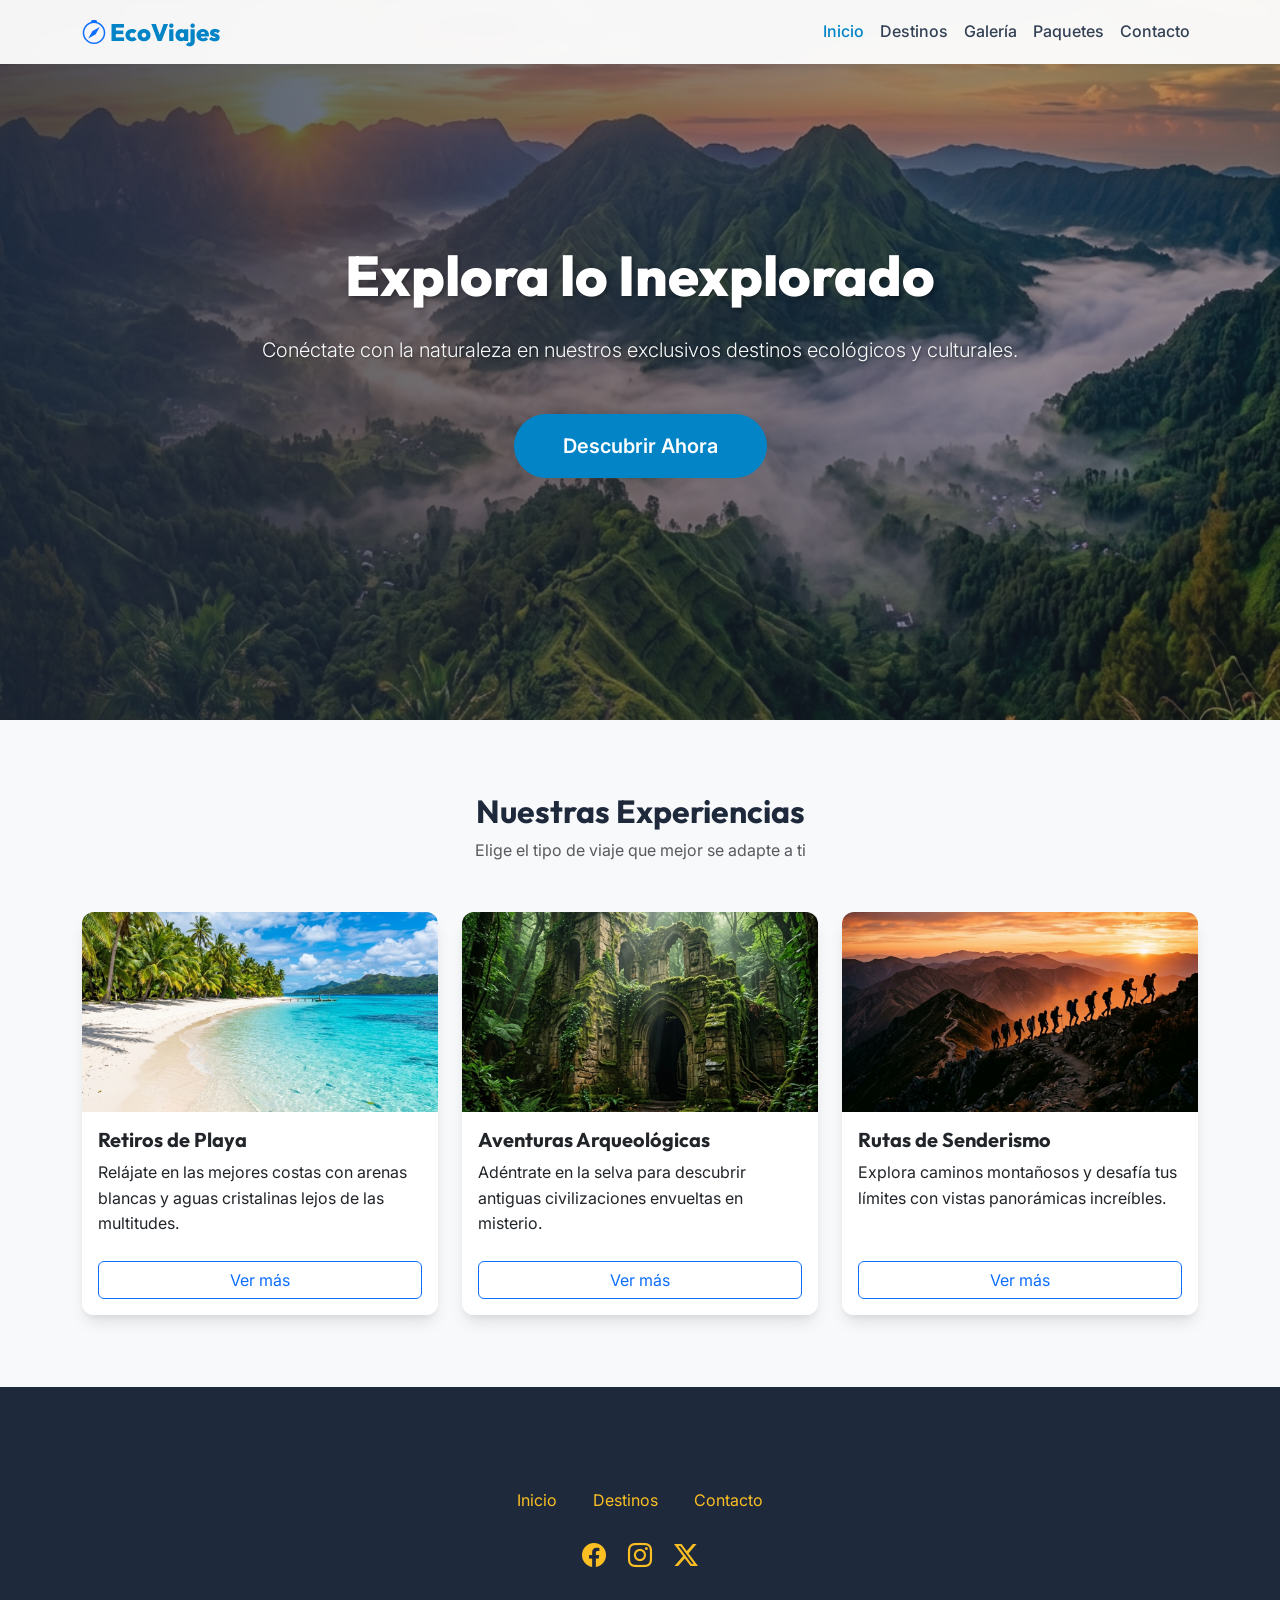
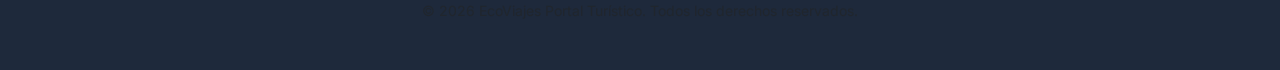
<file: index.html>
<!DOCTYPE html>
<html lang="es">
<head>
    <meta charset="UTF-8">
    <meta name="viewport" content="width=device-width, initial-scale=1.0">
    <meta name="description" content="Descubre los mejores destinos ecoturísticos y culturales de Sudamérica.">
    <meta name="keywords" content="turismo, viajes, ecoturismo, naturaleza, destinos, sudamérica">
    <meta name="author" content="Tu Nombre / Estudiante">
    <!-- Open Graph Meta Tags -->
    <meta property="og:title" content="Portal Turístico - Inicio">
    <meta property="og:description" content="Explora destinos inolvidables. La aventura te está esperando.">
    <meta property="og:image" content="img/hero_banner_1776141611473.png">
    
    <title>Portal Turístico | Inicio</title>
    
    <!-- Google Fonts -->
    <link rel="preconnect" href="https://fonts.googleapis.com">
    <link rel="preconnect" href="https://fonts.gstatic.com" crossorigin>
    <link href="https://fonts.googleapis.com/css2?family=Inter:wght@400;500;600&family=Outfit:wght@400;700;800&display=swap" rel="stylesheet">
    
    <!-- Bootstrap CSS -->
    <link href="https://cdn.jsdelivr.net/npm/bootstrap@5.3.2/dist/css/bootstrap.min.css" rel="stylesheet">
    <!-- Custom CSS -->
    <link rel="stylesheet" href="css/style.css">
    <!-- Bootstrap Icons -->
    <link rel="stylesheet" href="https://cdn.jsdelivr.net/npm/bootstrap-icons@1.11.1/font/bootstrap-icons.css">
</head>
<body>

    <!-- Header & Navigation -->
    <header>
        <nav class="navbar navbar-expand-lg fixed-top">
            <div class="container">
                <a class="navbar-brand" href="index.html">
                    <i class="bi bi-compass text-primary"></i> EcoViajes
                </a>
                <button class="navbar-toggler" type="button" data-bs-toggle="collapse" data-bs-target="#navbarNav" aria-controls="navbarNav" aria-expanded="false" aria-label="Toggle navigation">
                    <span class="navbar-toggler-icon"></span>
                </button>
                <div class="collapse navbar-collapse justify-content-end" id="navbarNav">
                    <ul class="navbar-nav">
                        <li class="nav-item"><a class="nav-link active" href="index.html">Inicio</a></li>
                        <li class="nav-item"><a class="nav-link" href="informacion.html">Destinos</a></li>
                        <li class="nav-item"><a class="nav-link" href="galeria.html">Galería</a></li>
                        <li class="nav-item"><a class="nav-link" href="tabla.html">Paquetes</a></li>
                        <li class="nav-item"><a class="nav-link" href="contacto.html">Contacto</a></li>
                    </ul>
                </div>
            </div>
        </nav>
    </header>

    <!-- Main Content -->
    <main>
        <!-- Hero Section -->
        <section class="hero" style="background-image: url('img/hero_banner_1776141611473.png');">
            <div class="container hero-content text-center">
                <h1 class="display-3 mb-4 animate__animated animate__fadeInDown">Explora lo Inexplorado</h1>
                <p class="lead mb-5 animate__animated animate__fadeInUp">Conéctate con la naturaleza en nuestros exclusivos destinos ecológicos y culturales.</p>
                <a href="informacion.html" class="btn btn-primary btn-lg px-5 py-3 rounded-pill">Descubrir Ahora</a>
            </div>
        </section>

        <!-- Secciones Destacadas (Requiere Cards) -->
        <section class="py-5 bg-light">
            <div class="container py-4">
                <div class="text-center mb-5">
                    <h2 class="fw-bold">Nuestras Experiencias</h2>
                    <p class="text-muted">Elige el tipo de viaje que mejor se adapte a ti</p>
                </div>
                
                <div class="row g-4">
                    <!-- Card 1 -->
                    <div class="col-md-4">
                        <div class="card h-100">
                            <img src="img/gallery_1_1776141626912.png" class="card-img-top" alt="Playa paradisíaca" loading="lazy">
                            <div class="card-body">
                                <h5 class="card-title">Retiros de Playa</h5>
                                <p class="card-text">Relájate en las mejores costas con arenas blancas y aguas cristalinas lejos de las multitudes.</p>
                            </div>
                            <div class="card-footer bg-white border-0 pb-3">
                                <a href="informacion.html" class="btn btn-outline-primary w-100">Ver más</a>
                            </div>
                        </div>
                    </div>
                    <!-- Card 2 -->
                    <div class="col-md-4">
                        <div class="card h-100">
                            <img src="img/gallery_2_1776141648934.png" class="card-img-top" alt="Ruinas en la selva" loading="lazy">
                            <div class="card-body">
                                <h5 class="card-title">Aventuras Arqueológicas</h5>
                                <p class="card-text">Adéntrate en la selva para descubrir antiguas civilizaciones envueltas en misterio.</p>
                            </div>
                            <div class="card-footer bg-white border-0 pb-3">
                                <a href="informacion.html" class="btn btn-outline-primary w-100">Ver más</a>
                            </div>
                        </div>
                    </div>
                    <!-- Card 3 -->
                    <div class="col-md-4">
                        <div class="card h-100">
                            <img src="img/gallery_5_1776141708364.png" class="card-img-top" alt="Senderismo en montañas" loading="lazy">
                            <div class="card-body">
                                <h5 class="card-title">Rutas de Senderismo</h5>
                                <p class="card-text">Explora caminos montañosos y desafía tus límites con vistas panorámicas increíbles.</p>
                            </div>
                            <div class="card-footer bg-white border-0 pb-3">
                                <a href="informacion.html" class="btn btn-outline-primary w-100">Ver más</a>
                            </div>
                        </div>
                    </div>
                </div>
            </div>
        </section>
    </main>

    <!-- Footer -->
    <footer>
        <div class="container text-center">
            <h4 class="mb-4">EcoViajes</h4>
            <ul class="list-inline mb-4">
                <li class="list-inline-item mx-3"><a href="index.html">Inicio</a></li>
                <li class="list-inline-item mx-3"><a href="informacion.html">Destinos</a></li>
                <li class="list-inline-item mx-3"><a href="contacto.html">Contacto</a></li>
            </ul>
            <div class="social-icons mb-4 fs-4">
                <a href="#" class="me-3" aria-label="Facebook"><i class="bi bi-facebook"></i></a>
                <a href="#" class="me-3" aria-label="Instagram"><i class="bi bi-instagram"></i></a>
                <a href="#" aria-label="Twitter"><i class="bi bi-twitter-x"></i></a>
            </div>
            <p class="text-muted small mb-0">&copy; 2026 EcoViajes Portal Turístico. Todos los derechos reservados.</p>
        </div>
    </footer>

    <!-- Bootstrap Bundle with Popper -->
    <script src="https://cdn.jsdelivr.net/npm/bootstrap@5.3.2/dist/js/bootstrap.bundle.min.js"></script>
</body>
</html>
</file>
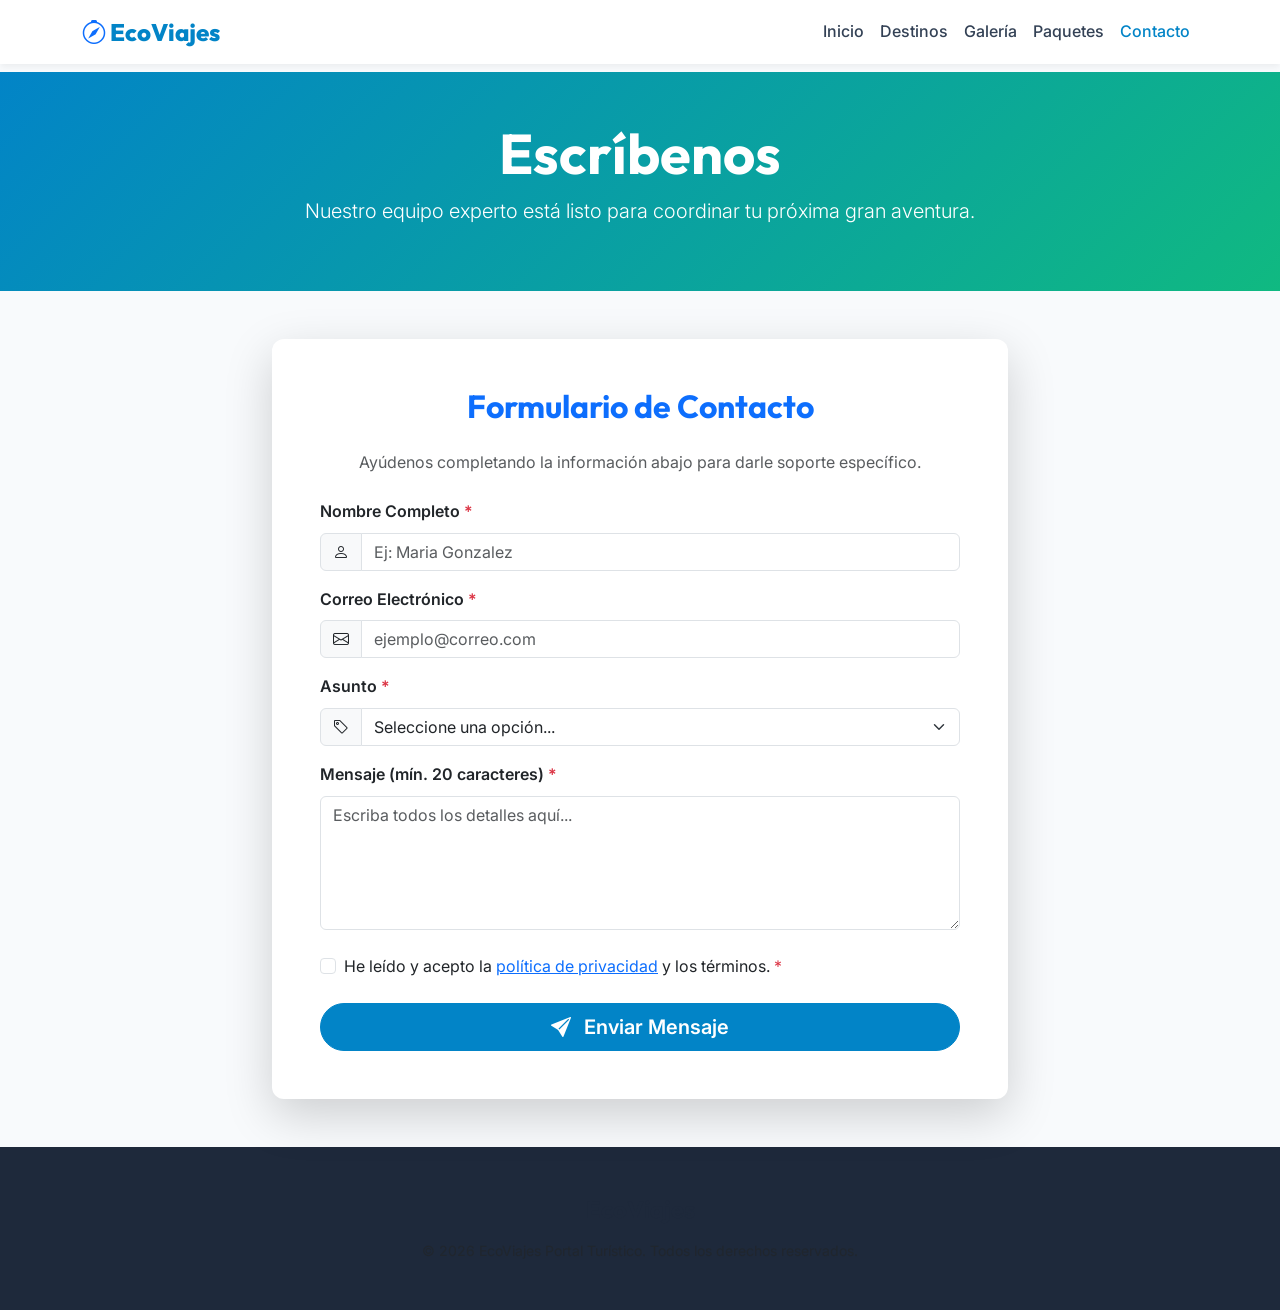
<file: contacto.html>
<!DOCTYPE html>
<html lang="es">
<head>
    <meta charset="UTF-8">
    <meta name="viewport" content="width=device-width, initial-scale=1.0">
    <meta name="description" content="Formulario de contacto para solicitar planes turísticos y enviar dudas.">
    <meta name="keywords" content="contacto, atención al cliente, reservas, escribir">
    <meta name="author" content="Tu Nombre">
    <meta property="og:title" content="Portal Turístico - Contáctanos">
    <title>Contacto | Portal Turístico</title>
    
    <link href="https://fonts.googleapis.com/css2?family=Inter:wght@400;500;600&family=Outfit:wght@400;700;800&display=swap" rel="stylesheet">
    <link href="https://cdn.jsdelivr.net/npm/bootstrap@5.3.2/dist/css/bootstrap.min.css" rel="stylesheet">
    <link rel="stylesheet" href="https://cdn.jsdelivr.net/npm/bootstrap-icons@1.11.1/font/bootstrap-icons.css">
    <link rel="stylesheet" href="https://cdnjs.cloudflare.com/ajax/libs/animate.css/4.1.1/animate.min.css"/>
    <link rel="stylesheet" href="css/style.css">
</head>
<body>

    <header>
        <nav class="navbar navbar-expand-lg fixed-top">
            <div class="container">
                <a class="navbar-brand" href="index.html">
                    <i class="bi bi-compass text-primary"></i> EcoViajes
                </a>
                <button class="navbar-toggler" type="button" data-bs-toggle="collapse" data-bs-target="#navbarNav" aria-controls="navbarNav" aria-expanded="false" aria-label="Toggle navigation">
                    <span class="navbar-toggler-icon"></span>
                </button>
                <div class="collapse navbar-collapse justify-content-end" id="navbarNav">
                    <ul class="navbar-nav">
                        <li class="nav-item"><a class="nav-link" href="index.html">Inicio</a></li>
                        <li class="nav-item"><a class="nav-link" href="informacion.html">Destinos</a></li>
                        <li class="nav-item"><a class="nav-link" href="galeria.html">Galería</a></li>
                        <li class="nav-item"><a class="nav-link" href="tabla.html">Paquetes</a></li>
                        <li class="nav-item"><a class="nav-link active" href="contacto.html">Contacto</a></li>
                    </ul>
                </div>
            </div>
        </nav>
    </header>

    <main class="pt-5 mt-4 d-flex flex-column h-100">
        <!-- Page Header -->
        <div class="page-header mb-0 py-5">
            <div class="container">
                <h1 class="display-4 fw-bold">Escríbenos</h1>
                <p class="lead">Nuestro equipo experto está listo para coordinar tu próxima gran aventura.</p>
            </div>
        </div>

        <div class="container py-5 flex-grow-1">
            <div class="row justify-content-center">
                <div class="col-lg-8" id="formContainer">
                    <div class="card shadow-lg border-0 rounded-pilled">
                        <div class="card-body p-4 p-md-5">
                            <h2 class="card-title fw-bold text-center mb-4 text-primary">Formulario de Contacto</h2>
                            <p class="text-center text-muted mb-4">Ayúdenos completando la información abajo para darle soporte específico.</p>
                            
                            <form id="contactForm" novalidate>
                                <div class="mb-3">
                                    <label for="nombre" class="form-label fw-semibold">Nombre Completo <span class="text-danger">*</span></label>
                                    <div class="input-group">
                                        <span class="input-group-text"><i class="bi bi-person"></i></span>
                                        <input type="text" class="form-control" id="nombre" name="nombre" placeholder="Ej: Maria Gonzalez" aria-label="Nombre completo">
                                    </div>
                                    <!-- JS insertará el feedback aquí -->
                                </div>

                                <div class="mb-3">
                                    <label for="email" class="form-label fw-semibold">Correo Electrónico <span class="text-danger">*</span></label>
                                    <div class="input-group">
                                        <span class="input-group-text"><i class="bi bi-envelope"></i></span>
                                        <input type="email" class="form-control" id="email" name="email" placeholder="ejemplo@correo.com" aria-label="Correo electrónico">
                                    </div>
                                </div>

                                <div class="mb-3">
                                    <label for="asunto" class="form-label fw-semibold">Asunto <span class="text-danger">*</span></label>
                                    <div class="input-group">
                                        <span class="input-group-text"><i class="bi bi-tag"></i></span>
                                        <select class="form-select" id="asunto" aria-label="Seleccionar asunto de consulta">
                                            <option value="" selected disabled>Seleccione una opción...</option>
                                            <option value="reserva">Reservar Paquete Turístico</option>
                                            <option value="duda">Duda o Solicitud de Información</option>
                                            <option value="queja">Queja / Reclamo</option>
                                            <option value="otro">Otro Motivo</option>
                                        </select>
                                    </div>
                                </div>

                                <div class="mb-4">
                                    <label for="mensaje" class="form-label fw-semibold">Mensaje (mín. 20 caracteres) <span class="text-danger">*</span></label>
                                    <textarea class="form-control" id="mensaje" rows="5" placeholder="Escriba todos los detalles aquí..." aria-label="Cuerpo del mensaje"></textarea>
                                </div>

                                <div class="mb-4 form-check">
                                    <input type="checkbox" class="form-check-input" id="terminos" value="aceptado" aria-label="Aceptar términos y condiciones">
                                    <label class="form-check-label user-select-none" for="terminos">
                                        He leído y acepto la <a href="#">política de privacidad</a> y los términos. <span class="text-danger">*</span>
                                    </label>
                                </div>

                                <div class="d-grid">
                                    <button type="submit" class="btn btn-primary btn-lg rounded-pill">
                                        <i class="bi bi-send-fill me-2"></i> Enviar Mensaje
                                    </button>
                                </div>
                            </form>
                        </div>
                    </div>
                </div>
            </div>
        </div>
    </main>

    <footer>
        <div class="container text-center">
            <h4 class="mb-3">EcoViajes</h4>
            <p class="text-muted small mb-0">&copy; 2026 EcoViajes Portal Turístico. Todos los derechos reservados.</p>
        </div>
    </footer>

    <!-- Scripts locales y dependencias -->
    <script src="https://cdn.jsdelivr.net/npm/bootstrap@5.3.2/dist/js/bootstrap.bundle.min.js"></script>
    <script src="js/script.js"></script>
</body>
</html>
</file>
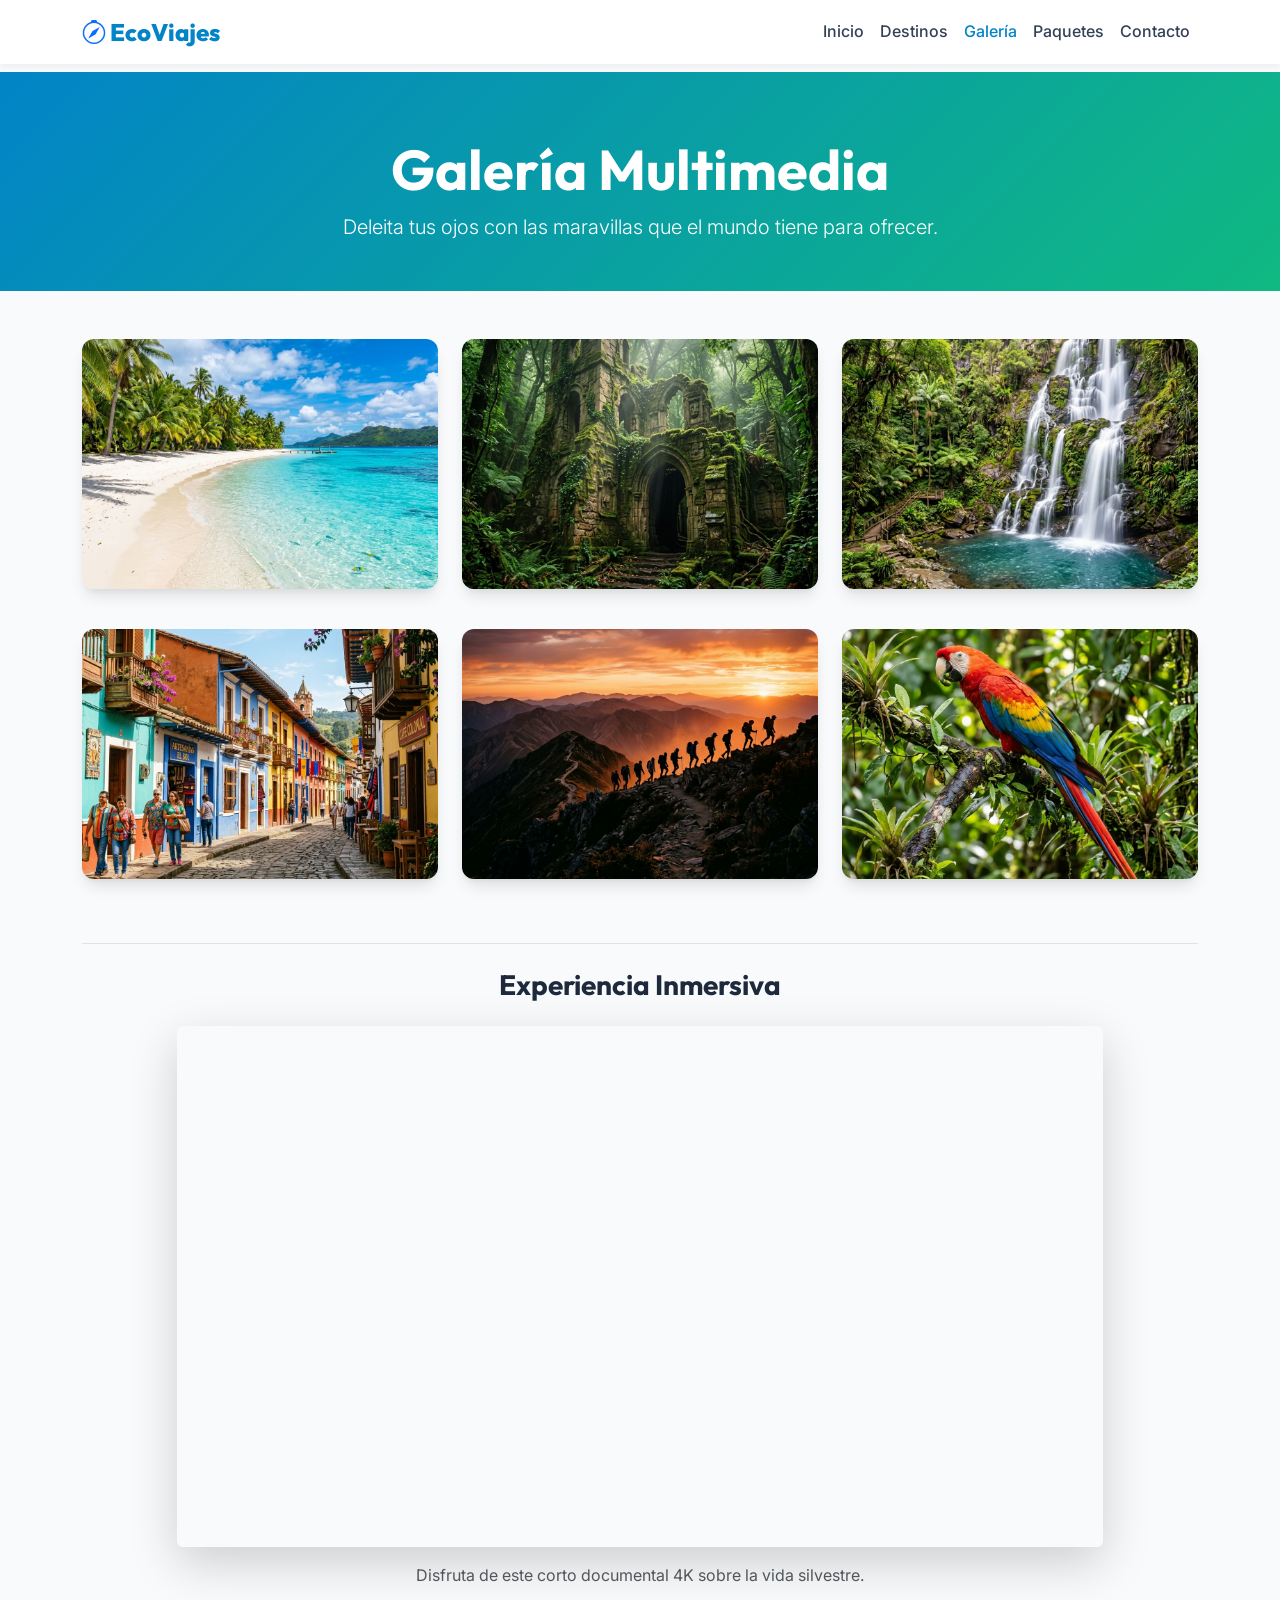
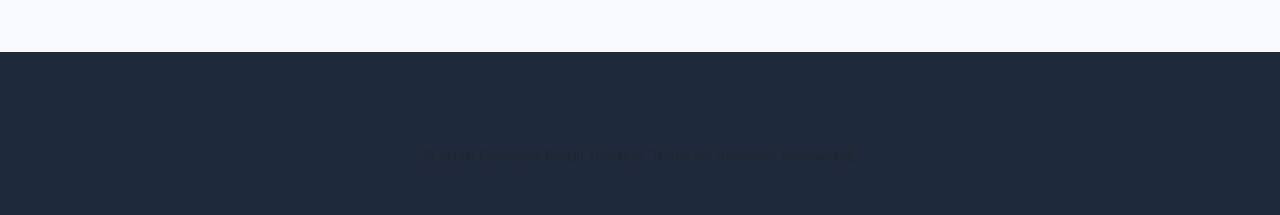
<file: galeria.html>
<!DOCTYPE html>
<html lang="es">
<head>
    <meta charset="UTF-8">
    <meta name="viewport" content="width=device-width, initial-scale=1.0">
    <meta name="description" content="Galería multimedia de espectaculares destinos y maravillas turísticas.">
    <meta name="keywords" content="galeria, fotos, videos turismo, fotografía paisaje">
    <meta name="author" content="Tu Nombre">
    <meta property="og:title" content="Portal Turístico - Galería Interactiva">
    <title>Galería | Portal Turístico</title>
    
    <link href="https://fonts.googleapis.com/css2?family=Inter:wght@400;500;600&family=Outfit:wght@400;700;800&display=swap" rel="stylesheet">
    <link href="https://cdn.jsdelivr.net/npm/bootstrap@5.3.2/dist/css/bootstrap.min.css" rel="stylesheet">
    <link rel="stylesheet" href="https://cdn.jsdelivr.net/npm/bootstrap-icons@1.11.1/font/bootstrap-icons.css">
    <link rel="stylesheet" href="css/style.css">
</head>
<body>

    <header>
        <nav class="navbar navbar-expand-lg fixed-top">
            <div class="container">
                <a class="navbar-brand" href="index.html">
                    <i class="bi bi-compass text-primary"></i> EcoViajes
                </a>
                <button class="navbar-toggler" type="button" data-bs-toggle="collapse" data-bs-target="#navbarNav" aria-controls="navbarNav" aria-expanded="false" aria-label="Toggle navigation">
                    <span class="navbar-toggler-icon"></span>
                </button>
                <div class="collapse navbar-collapse justify-content-end" id="navbarNav">
                    <ul class="navbar-nav">
                        <li class="nav-item"><a class="nav-link" href="index.html">Inicio</a></li>
                        <li class="nav-item"><a class="nav-link" href="informacion.html">Destinos</a></li>
                        <li class="nav-item"><a class="nav-link active" href="galeria.html">Galería</a></li>
                        <li class="nav-item"><a class="nav-link" href="tabla.html">Paquetes</a></li>
                        <li class="nav-item"><a class="nav-link" href="contacto.html">Contacto</a></li>
                    </ul>
                </div>
            </div>
        </nav>
    </header>

    <main class="pt-5 mt-4">
        <!-- Page Header -->
        <div class="page-header">
            <div class="container">
                <h1 class="display-4 fw-bold">Galería Multimedia</h1>
                <p class="lead">Deleita tus ojos con las maravillas que el mundo tiene para ofrecer.</p>
            </div>
        </div>

        <div class="container mb-5">
            <!-- Galería usando CSS Grid y etiquetas Figure/Figcaption -->
            <div class="gallery-grid">
                <figure class="gallery-item">
                    <img src="img/gallery_1_1776141626912.png" alt="Playa virgen" loading="lazy">
                    <figcaption>Riviera de Cristal, un escape oceánico sin paralelos.</figcaption>
                </figure>
                <figure class="gallery-item">
                    <img src="img/gallery_2_1776141648934.png" alt="Ruinas de Piedra antiguas" loading="lazy">
                    <figcaption>Templos milenarios devorados por la jungla.</figcaption>
                </figure>
                <figure class="gallery-item">
                    <img src="img/gallery_3_1776141676306.png" alt="Cataratas impactantes" loading="lazy">
                    <figcaption>Salto Esmeralda, uno de los tesoros ocultos de la Amazonia.</figcaption>
                </figure>
                <figure class="gallery-item">
                    <img src="img/gallery_4_1776141694200.png" alt="Callejón Colonial Estético" loading="lazy">
                    <figcaption>Calles vibrantes con el encanto clásico colonial.</figcaption>
                </figure>
                <figure class="gallery-item">
                    <img src="img/gallery_5_1776141708364.png" alt="Expedición Fotográfica" loading="lazy">
                    <figcaption>Ascenso nevado: Senderismo extremo al atardecer.</figcaption>
                </figure>
                <figure class="gallery-item">
                    <img src="img/gallery_6_1776141737202.png" alt="Fauna Salvaje Ave" loading="lazy">
                    <figcaption>Biodiversidad en su máxima expresión.</figcaption>
                </figure>
            </div>

            <!-- Video Incrustado Semántico y Responsivo -->
            <div class="mt-5 pt-4 border-top">
                <h3 class="fw-bold mb-4 text-center">Experiencia Inmersiva</h3>
                <div class="row justify-content-center">
                    <div class="col-lg-10">
                        <div class="ratio ratio-16x9 rounded overflow-hidden shadow-lg">
                            <iframe src="https://www.youtube.com/embed/Bey4XXJAqS8" title="Documental de Naturaleza en 4K" allow="accelerometer; autoplay; clipboard-write; encrypted-media; gyroscope; picture-in-picture" allowfullscreen></iframe>
                        </div>
                        <p class="text-center text-muted mt-3">Disfruta de este corto documental 4K sobre la vida silvestre.</p>
                    </div>
                </div>
            </div>
        </div>
    </main>

    <footer>
        <div class="container text-center">
            <h4 class="mb-3">EcoViajes</h4>
            <p class="text-muted small mb-0">&copy; 2026 EcoViajes Portal Turístico. Todos los derechos reservados.</p>
        </div>
    </footer>

    <script src="https://cdn.jsdelivr.net/npm/bootstrap@5.3.2/dist/js/bootstrap.bundle.min.js"></script>
</body>
</html>
</file>
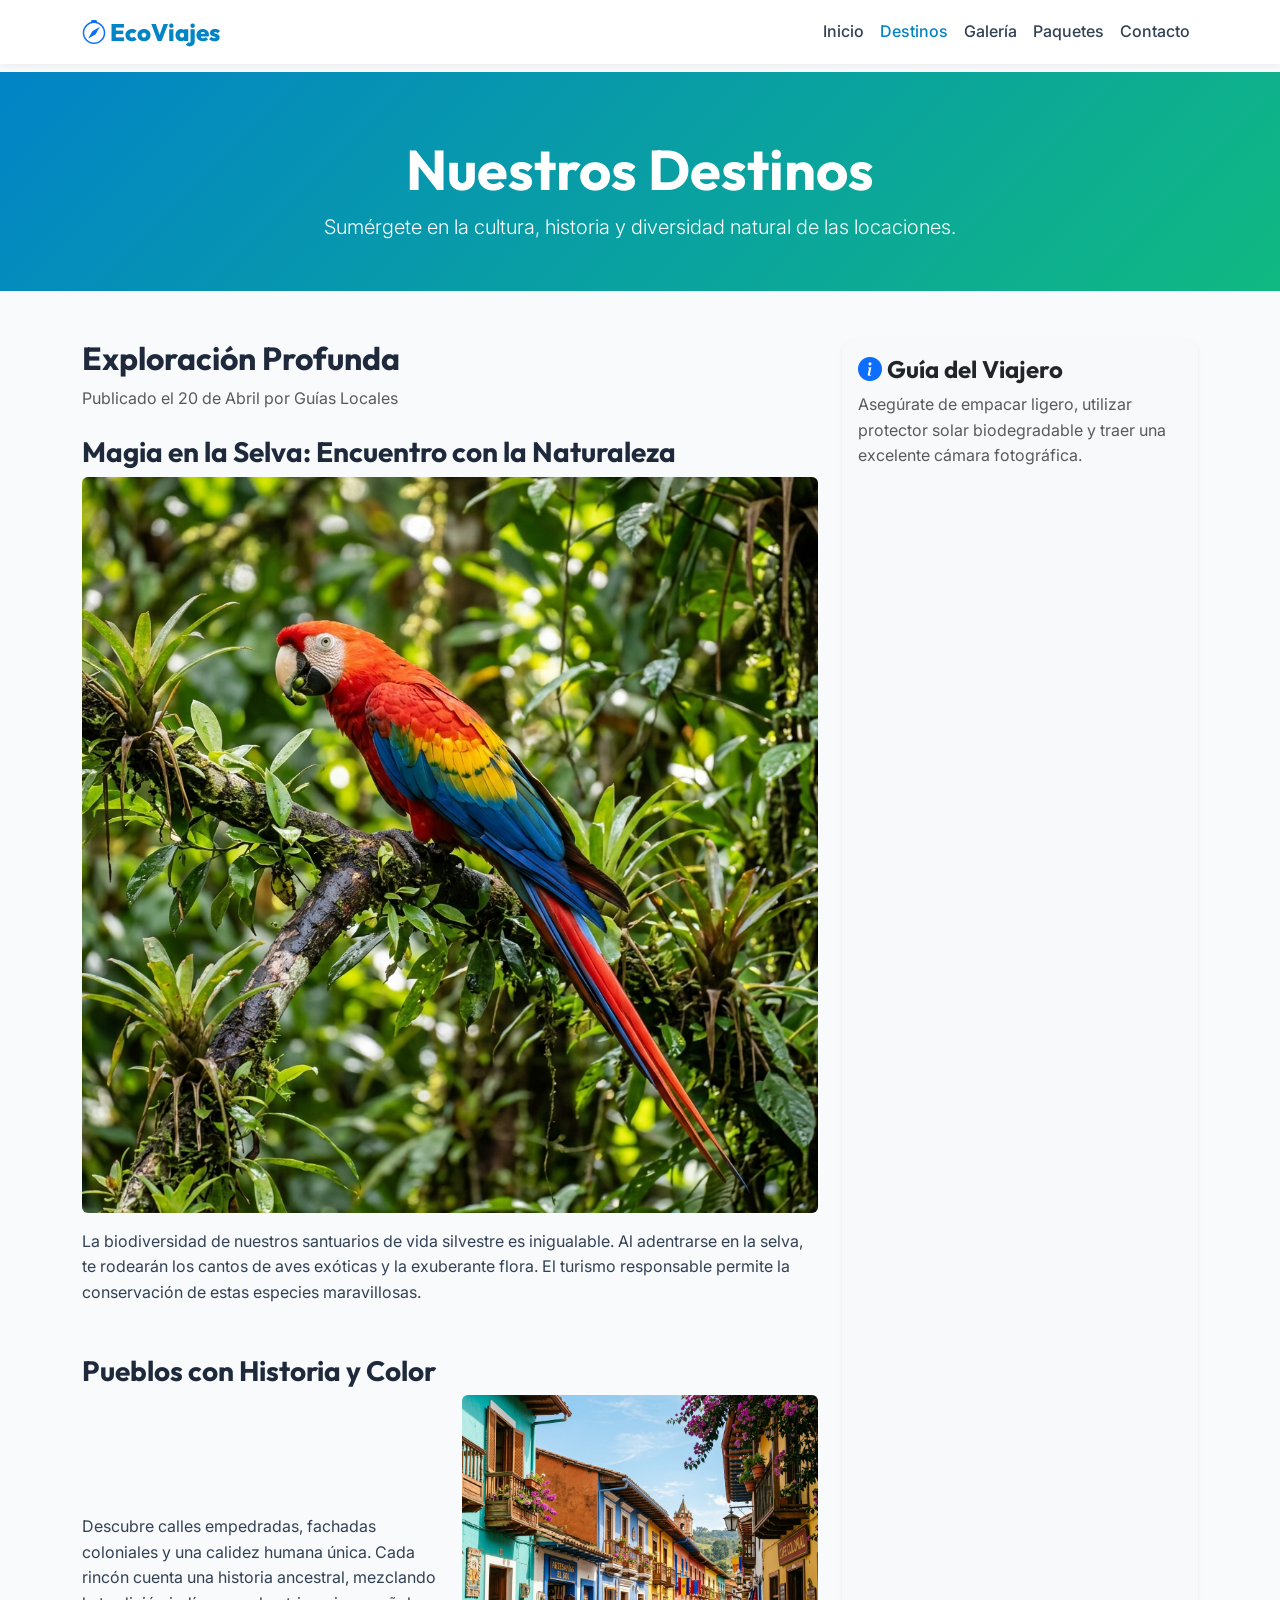
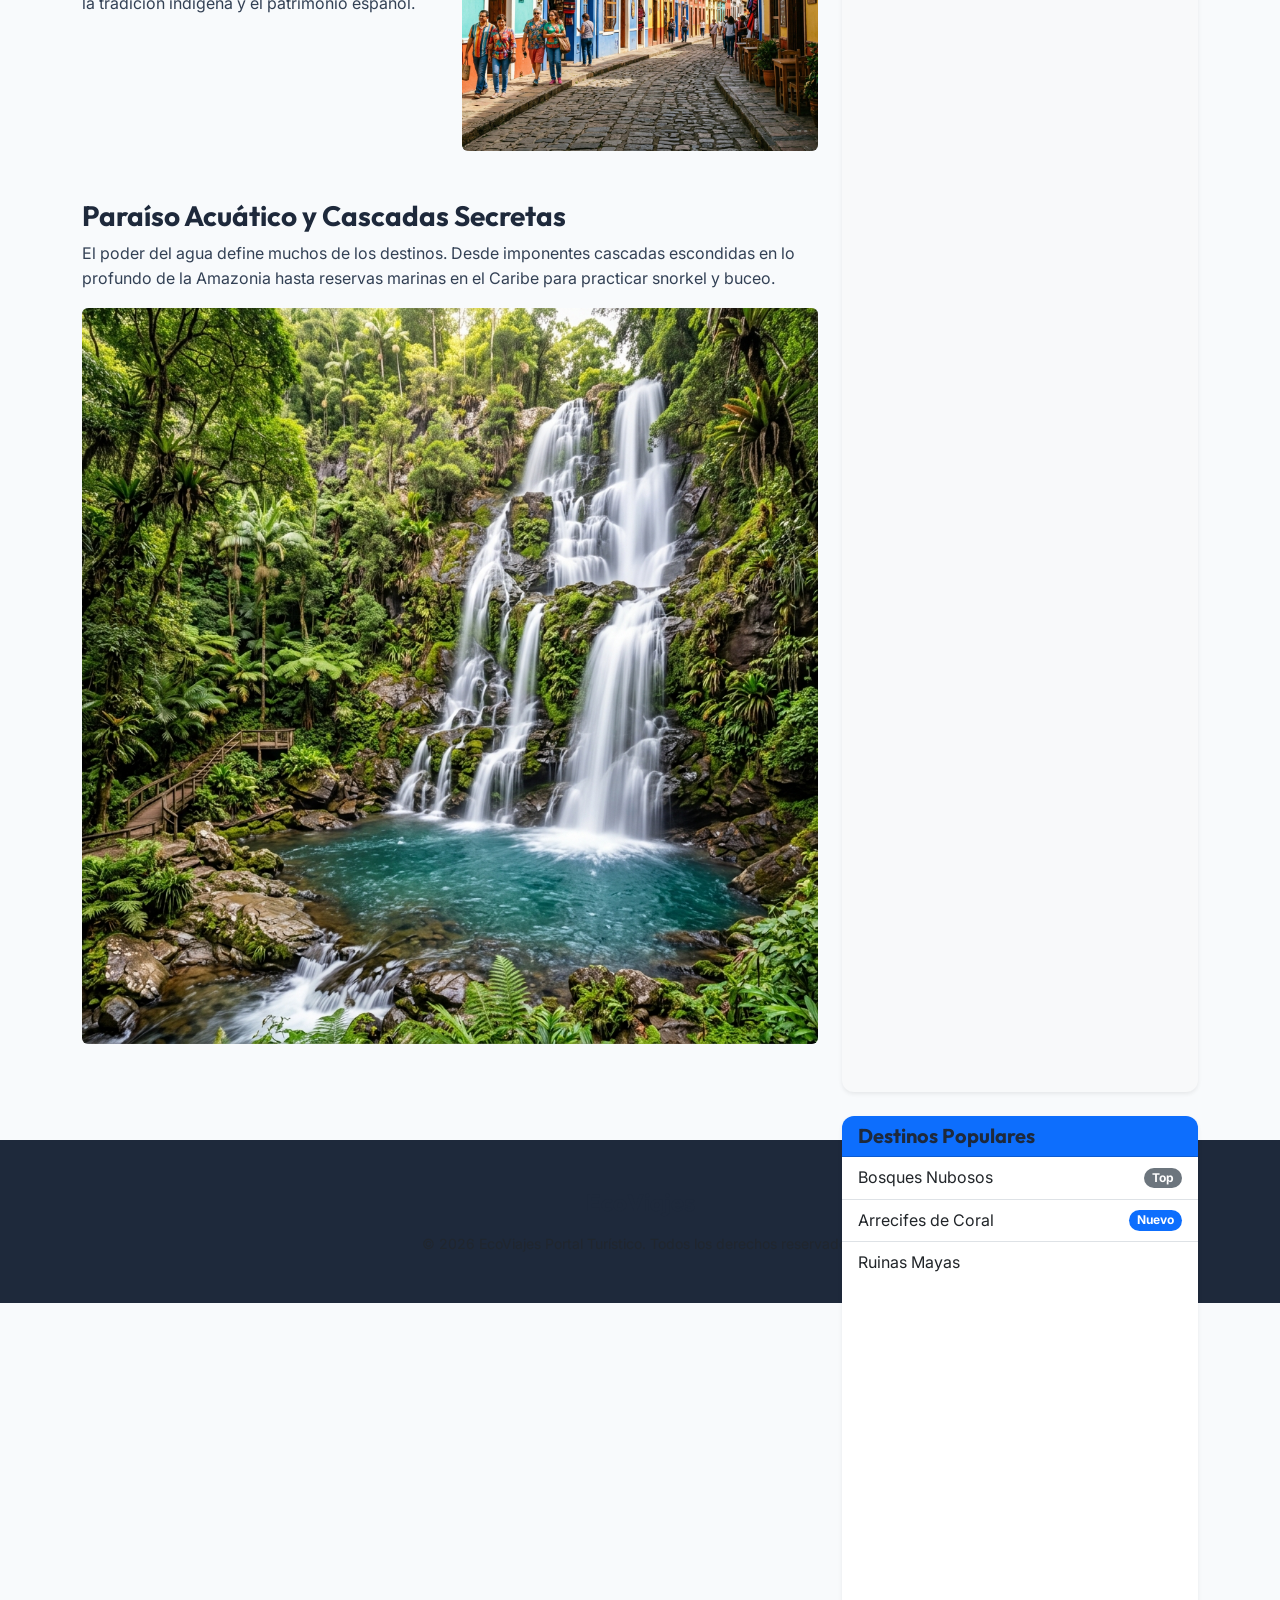
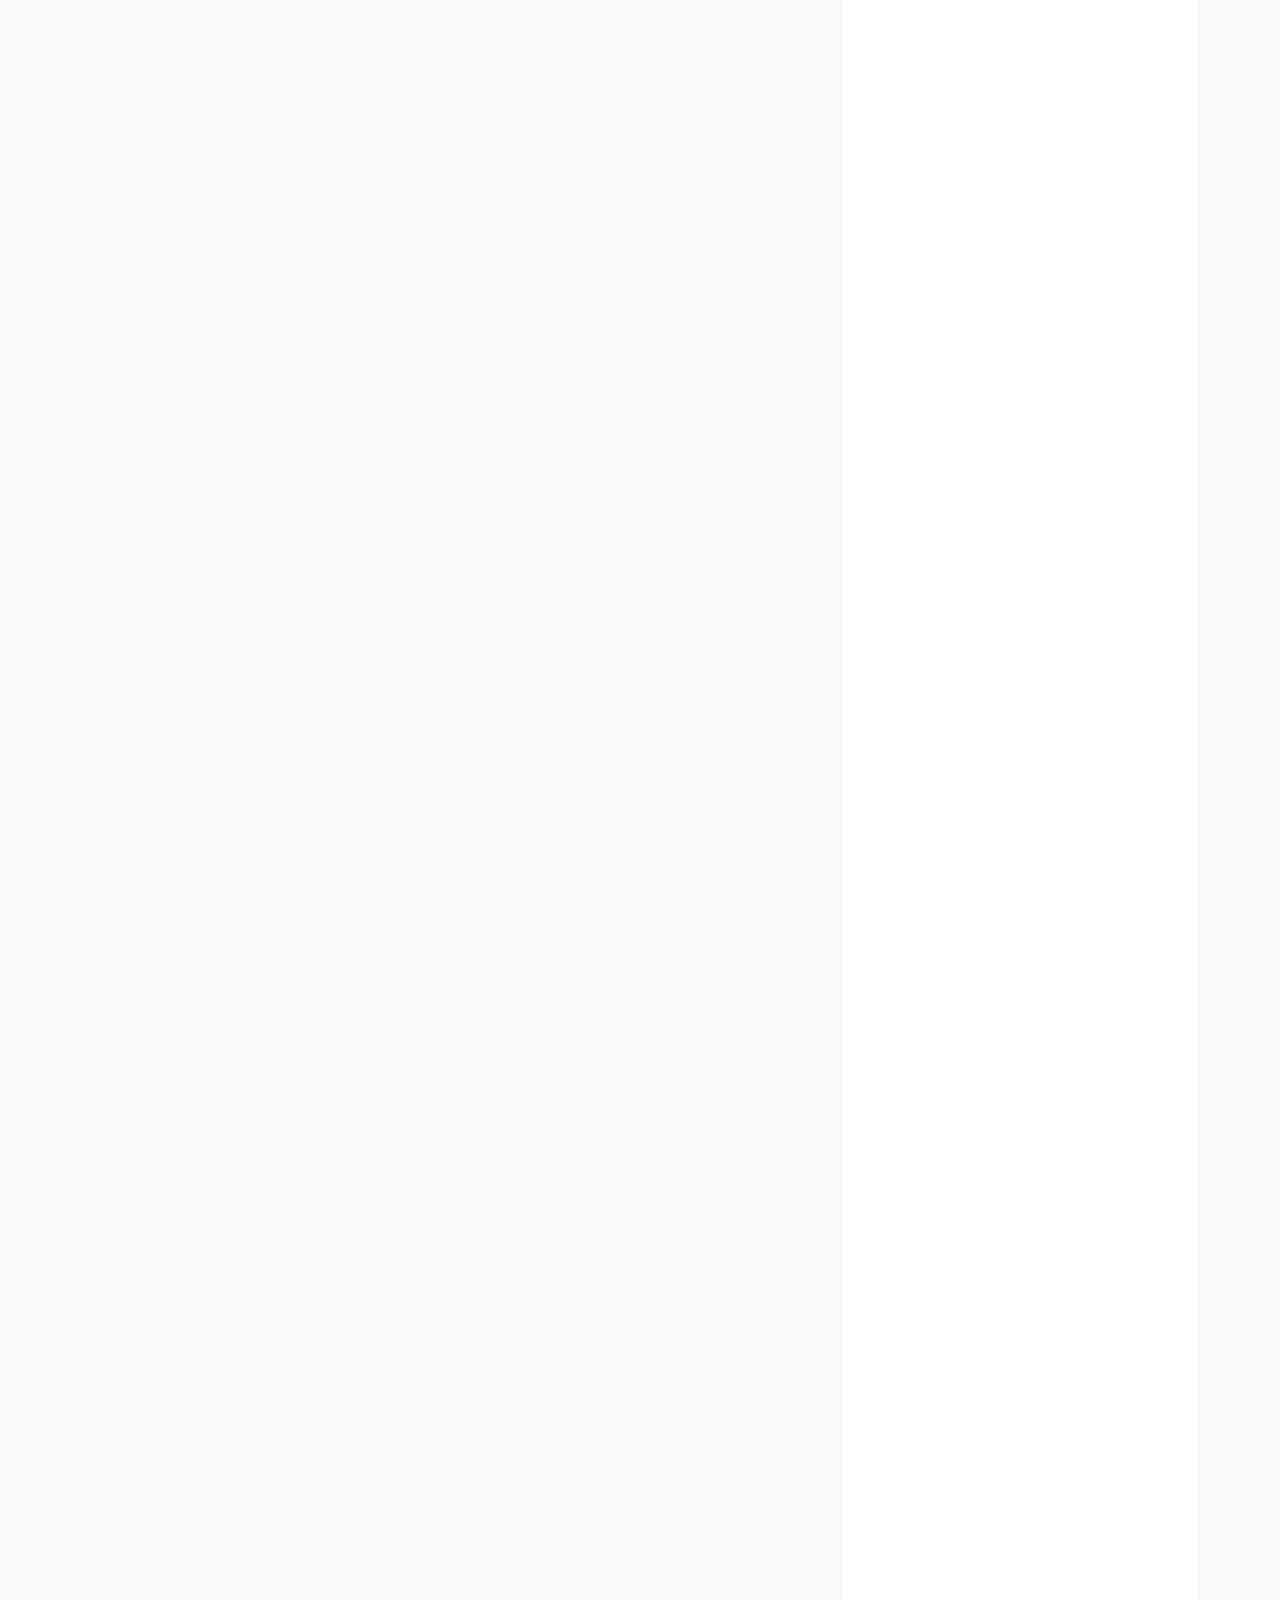
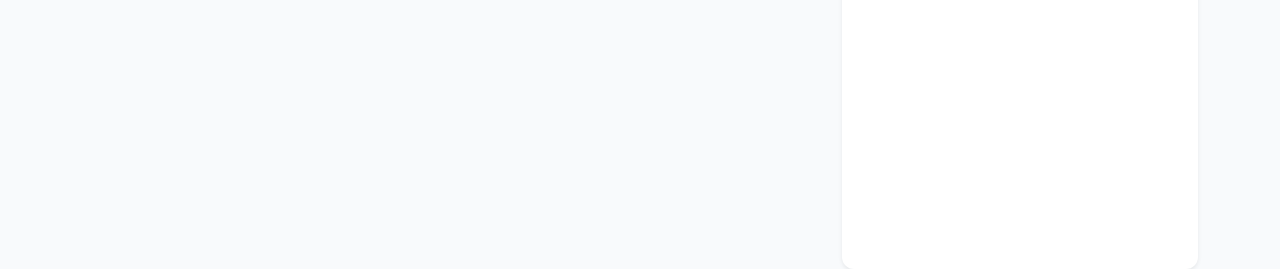
<file: informacion.html>
<!DOCTYPE html>
<html lang="es">
<head>
    <meta charset="UTF-8">
    <meta name="viewport" content="width=device-width, initial-scale=1.0">
    <meta name="description" content="Información detallada de destinos turísticos ecológicos y rutas de exploración.">
    <meta name="keywords" content="destinos, información turística, ecoturismo, cascadas, pueblos coloniales">
    <meta name="author" content="Tu Nombre">
    <meta property="og:title" content="Portal Turístico - Información">
    <meta property="og:description" content="Conoce a fondo nuestros destinos destacados y planifica tu próximo viaje.">
    
    <title>Destinos | Portal Turístico</title>
    
    <link href="https://fonts.googleapis.com/css2?family=Inter:wght@400;500;600&family=Outfit:wght@400;700;800&display=swap" rel="stylesheet">
    <link href="https://cdn.jsdelivr.net/npm/bootstrap@5.3.2/dist/css/bootstrap.min.css" rel="stylesheet">
    <link rel="stylesheet" href="https://cdn.jsdelivr.net/npm/bootstrap-icons@1.11.1/font/bootstrap-icons.css">
    <link rel="stylesheet" href="css/style.css">
</head>
<body>

    <header>
        <nav class="navbar navbar-expand-lg fixed-top">
            <div class="container">
                <a class="navbar-brand" href="index.html">
                    <i class="bi bi-compass text-primary"></i> EcoViajes
                </a>
                <button class="navbar-toggler" type="button" data-bs-toggle="collapse" data-bs-target="#navbarNav" aria-controls="navbarNav" aria-expanded="false" aria-label="Toggle navigation">
                    <span class="navbar-toggler-icon"></span>
                </button>
                <div class="collapse navbar-collapse justify-content-end" id="navbarNav">
                    <ul class="navbar-nav">
                        <li class="nav-item"><a class="nav-link" href="index.html">Inicio</a></li>
                        <li class="nav-item"><a class="nav-link active" href="informacion.html">Destinos</a></li>
                        <li class="nav-item"><a class="nav-link" href="galeria.html">Galería</a></li>
                        <li class="nav-item"><a class="nav-link" href="tabla.html">Paquetes</a></li>
                        <li class="nav-item"><a class="nav-link" href="contacto.html">Contacto</a></li>
                    </ul>
                </div>
            </div>
        </nav>
    </header>

    <main class="pt-5 mt-4">
        <!-- Page Header -->
        <div class="page-header">
            <div class="container">
                <h1 class="display-4 fw-bold">Nuestros Destinos</h1>
                <p class="lead">Sumérgete en la cultura, historia y diversidad natural de las locaciones.</p>
            </div>
        </div>

        <div class="container mb-5">
            <div class="row">
                <!-- Zona Principal (Article y Sections) -->
                <div class="col-lg-8">
                    <!-- Article Semántico -->
                    <article>
                        <header class="mb-4">
                            <h2>Exploración Profunda</h2>
                            <p class="text-muted">Publicado el 20 de Abril por Guías Locales</p>
                        </header>
                        
                        <!-- Section 1 -->
                        <section class="mb-5">
                            <h3>Magia en la Selva: Encuentro con la Naturaleza</h3>
                            <img src="img/gallery_6_1776141737202.png" alt="Guacamayo vibrante" class="img-fluid rounded mb-3" loading="lazy">
                            <p>La biodiversidad de nuestros santuarios de vida silvestre es inigualable. Al adentrarse en la selva, te rodearán los cantos de aves exóticas y la exuberante flora. El turismo responsable permite la conservación de estas especies maravillosas.</p>
                        </section>

                        <!-- Section 2 -->
                        <section class="mb-5">
                            <h3>Pueblos con Historia y Color</h3>
                            <div class="row align-items-center">
                                <div class="col-md-6 mb-3 mb-md-0">
                                    <p>Descubre calles empedradas, fachadas coloniales y una calidez humana única. Cada rincón cuenta una historia ancestral, mezclando la tradición indígena y el patrimonio español.</p>
                                </div>
                                <div class="col-md-6">
                                    <img src="img/gallery_4_1776141694200.png" alt="Calle colonial concurrida" class="img-fluid rounded" loading="lazy">
                                </div>
                            </div>
                        </section>

                        <!-- Section 3 -->
                        <section class="mb-5">
                            <h3>Paraíso Acuático y Cascadas Secretas</h3>
                            <p>El poder del agua define muchos de los destinos. Desde imponentes cascadas escondidas en lo profundo de la Amazonia hasta reservas marinas en el Caribe para practicar snorkel y buceo.</p>
                            <img src="img/gallery_3_1776141676306.png" alt="Cascada majestuosa en reserva natural" class="img-fluid rounded" loading="lazy">
                        </section>
                    </article>
                </div>

                <!-- Aside Semántico -->
                <aside class="col-lg-4">
                    <div class="card mb-4 bg-light shadow-sm">
                        <div class="card-body">
                            <h4 class="card-title"><i class="bi bi-info-circle-fill text-primary"></i> Guía del Viajero</h4>
                            <p class="card-text text-muted">Asegúrate de empacar ligero, utilizar protector solar biodegradable y traer una excelente cámara fotográfica.</p>
                        </div>
                    </div>

                    <div class="card shadow-sm">
                        <div class="card-header bg-primary text-white">
                            <h5 class="mb-0">Destinos Populares</h5>
                        </div>
                        <ul class="list-group list-group-flush">
                            <li class="list-group-item d-flex justify-content-between align-items-center">
                                Bosques Nubosos
                                <span class="badge bg-secondary rounded-pill">Top</span>
                            </li>
                            <li class="list-group-item d-flex justify-content-between align-items-center">
                                Arrecifes de Coral
                                <span class="badge bg-primary rounded-pill">Nuevo</span>
                            </li>
                            <li class="list-group-item d-flex justify-content-between align-items-center">
                                Ruinas Mayas
                            </li>
                        </ul>
                    </div>
                </aside>
            </div>
        </div>
    </main>

    <footer>
        <div class="container text-center">
            <h4 class="mb-3">EcoViajes</h4>
            <p class="text-muted small mb-0">&copy; 2026 EcoViajes Portal Turístico. Todos los derechos reservados.</p>
        </div>
    </footer>

    <script src="https://cdn.jsdelivr.net/npm/bootstrap@5.3.2/dist/js/bootstrap.bundle.min.js"></script>
</body>
</html>
</file>
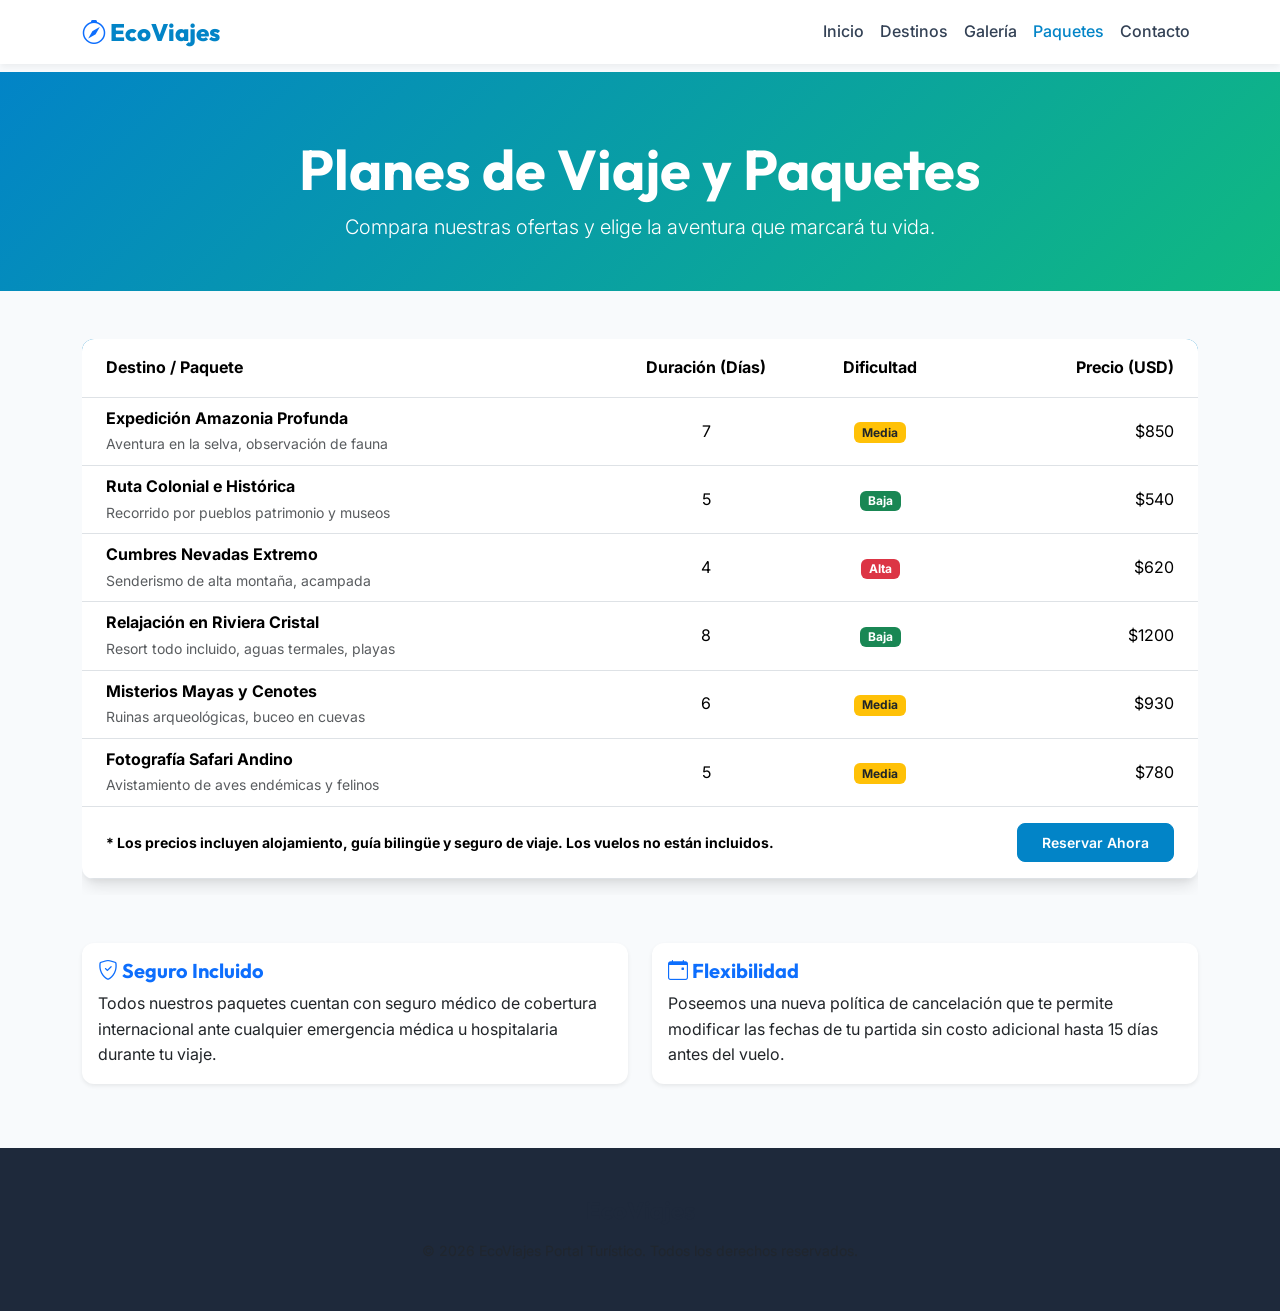
<file: tabla.html>
<!DOCTYPE html>
<html lang="es">
<head>
    <meta charset="UTF-8">
    <meta name="viewport" content="width=device-width, initial-scale=1.0">
    <meta name="description" content="Tabla de paquetes y planes de viaje con precios e itinerarios.">
    <meta name="keywords" content="paquetes turisticos, precios turismo, itinerarios">
    <meta name="author" content="Tu Nombre">
    <meta property="og:title" content="Portal Turístico - Paquetes de Viaje">
    <title>Paquetes | Portal Turístico</title>
    
    <link href="https://fonts.googleapis.com/css2?family=Inter:wght@400;500;600&family=Outfit:wght@400;700;800&display=swap" rel="stylesheet">
    <link href="https://cdn.jsdelivr.net/npm/bootstrap@5.3.2/dist/css/bootstrap.min.css" rel="stylesheet">
    <link rel="stylesheet" href="https://cdn.jsdelivr.net/npm/bootstrap-icons@1.11.1/font/bootstrap-icons.css">
    <link rel="stylesheet" href="css/style.css">
</head>
<body>

    <header>
        <nav class="navbar navbar-expand-lg fixed-top">
            <div class="container">
                <a class="navbar-brand" href="index.html">
                    <i class="bi bi-compass text-primary"></i> EcoViajes
                </a>
                <button class="navbar-toggler" type="button" data-bs-toggle="collapse" data-bs-target="#navbarNav" aria-controls="navbarNav" aria-expanded="false" aria-label="Toggle navigation">
                    <span class="navbar-toggler-icon"></span>
                </button>
                <div class="collapse navbar-collapse justify-content-end" id="navbarNav">
                    <ul class="navbar-nav">
                        <li class="nav-item"><a class="nav-link" href="index.html">Inicio</a></li>
                        <li class="nav-item"><a class="nav-link" href="informacion.html">Destinos</a></li>
                        <li class="nav-item"><a class="nav-link" href="galeria.html">Galería</a></li>
                        <li class="nav-item"><a class="nav-link active" href="tabla.html">Paquetes</a></li>
                        <li class="nav-item"><a class="nav-link" href="contacto.html">Contacto</a></li>
                    </ul>
                </div>
            </div>
        </nav>
    </header>

    <main class="pt-5 mt-4">
        <!-- Page Header -->
        <div class="page-header">
            <div class="container">
                <h1 class="display-4 fw-bold">Planes de Viaje y Paquetes</h1>
                <p class="lead">Compara nuestras ofertas y elige la aventura que marcará tu vida.</p>
            </div>
        </div>

        <div class="container mb-5">
            <div class="table-responsive">
                <table class="table table-hover align-middle custom-table">
                    <thead>
                        <tr>
                            <th scope="col" class="py-3 px-4">Destino / Paquete</th>
                            <th scope="col" class="py-3 text-center">Duración (Días)</th>
                            <th scope="col" class="py-3 text-center">Dificultad</th>
                            <th scope="col" class="py-3 text-end px-4">Precio (USD)</th>
                        </tr>
                    </thead>
                    <tbody>
                        <tr>
                            <td class="px-4"><strong>Expedición Amazonia Profunda</strong><br><small class="text-muted">Aventura en la selva, observación de fauna</small></td>
                            <td class="text-center">7</td>
                            <td class="text-center"><span class="badge bg-warning text-dark">Media</span></td>
                            <td class="text-end px-4">$850</td>
                        </tr>
                        <tr>
                            <td class="px-4"><strong>Ruta Colonial e Histórica</strong><br><small class="text-muted">Recorrido por pueblos patrimonio y museos</small></td>
                            <td class="text-center">5</td>
                            <td class="text-center"><span class="badge bg-success">Baja</span></td>
                            <td class="text-end px-4">$540</td>
                        </tr>
                        <tr>
                            <td class="px-4"><strong>Cumbres Nevadas Extremo</strong><br><small class="text-muted">Senderismo de alta montaña, acampada</small></td>
                            <td class="text-center">4</td>
                            <td class="text-center"><span class="badge bg-danger">Alta</span></td>
                            <td class="text-end px-4">$620</td>
                        </tr>
                        <tr>
                            <td class="px-4"><strong>Relajación en Riviera Cristal</strong><br><small class="text-muted">Resort todo incluido, aguas termales, playas</small></td>
                            <td class="text-center">8</td>
                            <td class="text-center"><span class="badge bg-success">Baja</span></td>
                            <td class="text-end px-4">$1200</td>
                        </tr>
                        <tr>
                            <td class="px-4"><strong>Misterios Mayas y Cenotes</strong><br><small class="text-muted">Ruinas arqueológicas, buceo en cuevas</small></td>
                            <td class="text-center">6</td>
                            <td class="text-center"><span class="badge bg-warning text-dark">Media</span></td>
                            <td class="text-end px-4">$930</td>
                        </tr>
                        <tr>
                            <td class="px-4"><strong>Fotografía Safari Andino</strong><br><small class="text-muted">Avistamiento de aves endémicas y felinos</small></td>
                            <td class="text-center">5</td>
                            <td class="text-center"><span class="badge bg-warning text-dark">Media</span></td>
                            <td class="text-end px-4">$780</td>
                        </tr>
                    </tbody>
                    <tfoot>
                        <tr>
                            <td colspan="3" class="px-4 py-3 align-middle">
                                <small>* Los precios incluyen alojamiento, guía bilingüe y seguro de viaje. Los vuelos no están incluidos.</small>
                            </td>
                            <td class="text-end px-4 py-3 align-middle">
                                <a href="contacto.html" class="btn btn-sm btn-primary">Reservar Ahora</a>
                            </td>
                        </tr>
                    </tfoot>
                </table>
            </div>

            <div class="row mt-5">
                <div class="col-md-6 mb-3">
                    <div class="card h-100 shadow-sm border-0">
                        <div class="card-body">
                            <h5 class="card-title text-primary"><i class="bi bi-shield-check"></i> Seguro Incluido</h5>
                            <p class="card-text">Todos nuestros paquetes cuentan con seguro médico de cobertura internacional ante cualquier emergencia médica u hospitalaria durante tu viaje.</p>
                        </div>
                    </div>
                </div>
                <div class="col-md-6 mb-3">
                    <div class="card h-100 shadow-sm border-0">
                        <div class="card-body">
                            <h5 class="card-title text-primary"><i class="bi bi-calendar-event"></i> Flexibilidad</h5>
                            <p class="card-text">Poseemos una nueva política de cancelación que te permite modificar las fechas de tu partida sin costo adicional hasta 15 días antes del vuelo.</p>
                        </div>
                    </div>
                </div>
            </div>
        </div>
    </main>

    <footer>
        <div class="container text-center">
            <h4 class="mb-3">EcoViajes</h4>
            <p class="text-muted small mb-0">&copy; 2026 EcoViajes Portal Turístico. Todos los derechos reservados.</p>
        </div>
    </footer>

    <script src="https://cdn.jsdelivr.net/npm/bootstrap@5.3.2/dist/js/bootstrap.bundle.min.js"></script>
</body>
</html>
</file>
<file: css/style.css>
:root {
  /* Paleta de colores principal vibrante */
  --color-primary: #0284c7; /* Azul oceánico profundo */
  --color-primary-hover: #0369a1;
  --color-secondary: #10b981; /* Verde esmeralda */
  --color-secondary-hover: #059669;
  --color-accent: #f59e0b; /* Naranja ámbar para llamadas a la acción */
  
  /* Tonos neutros */
  --color-dark: #1e293b;
  --color-light: #f8fafc;
  --color-text: #334155;
  --color-text-muted: #64748b;
  
  /* Tipografías modernas */
  --font-heading: 'Outfit', sans-serif;
  --font-body: 'Inter', sans-serif;
  
  /* Otras variables */
  --border-radius-lg: 12px;
  --border-radius-md: 8px;
  --box-shadow: 0 10px 15px -3px rgba(0, 0, 0, 0.1), 0 4px 6px -2px rgba(0, 0, 0, 0.05);
  --box-shadow-hover: 0 20px 25px -5px rgba(0, 0, 0, 0.1), 0 10px 10px -5px rgba(0, 0, 0, 0.04);
}

/* Configuraciones Globales */
body {
  font-family: var(--font-body);
  color: var(--color-text);
  background-color: var(--color-light);
  line-height: 1.6;
  min-height: 100vh;
  display: flex;
  flex-direction: column;
}

h1, h2, h3, h4, h5, h6, .navbar-brand {
  font-family: var(--font-heading);
  font-weight: 700;
  color: var(--color-dark);
}

main {
  flex: 1; /* Permite que el footer baje si hay poco contenido */
}

/* Componentes Personalizados (Bootstrap Overrides) */
.navbar {
  background-color: rgba(255, 255, 255, 0.95) !important;
  backdrop-filter: blur(10px);
  box-shadow: 0 4px 6px -1px rgba(0, 0, 0, 0.05);
}

.navbar-brand {
  color: var(--color-primary) !important;
  font-size: 1.5rem;
  font-weight: 800;
}

.nav-link {
  font-weight: 500;
  color: var(--color-text) !important;
  transition: color 0.3s ease;
}

.nav-link:hover, .nav-link.active {
  color: var(--color-primary) !important;
}

.btn-primary {
  background-color: var(--color-primary);
  border-color: var(--color-primary);
  border-radius: var(--border-radius-md);
  font-weight: 600;
  padding: 0.5rem 1.5rem;
  transition: all 0.3s ease;
}

.btn-primary:hover {
  background-color: var(--color-primary-hover);
  border-color: var(--color-primary-hover);
  transform: translateY(-2px);
  box-shadow: var(--box-shadow);
}

.btn-secondary {
  background-color: var(--color-secondary);
  border-color: var(--color-secondary);
  font-weight: 600;
}

.btn-secondary:hover {
  background-color: var(--color-secondary-hover);
  border-color: var(--color-secondary-hover);
}

/* Hero Section */
.hero {
  position: relative;
  background-size: cover;
  background-position: center;
  min-height: 80vh;
  display: flex;
  align-items: center;
  color: white;
}

.hero::before {
  content: '';
  position: absolute;
  top: 0; left: 0; right: 0; bottom: 0;
  background: linear-gradient(to right, rgba(30, 41, 59, 0.8), rgba(30, 41, 59, 0.3));
}

.hero-content {
  position: relative;
  z-index: 10;
}

.hero h1 {
  color: white;
  font-size: 3.5rem;
  font-weight: 800;
  text-shadow: 2px 2px 4px rgba(0,0,0,0.3);
}

.hero p {
  font-size: 1.25rem;
  color: #f8fafc;
  text-shadow: 1px 1px 3px rgba(0,0,0,0.4);
}

/* Cards */
.card {
  border: none;
  border-radius: var(--border-radius-lg);
  box-shadow: var(--box-shadow);
  transition: transform 0.3s ease, box-shadow 0.3s ease;
  overflow: hidden;
  height: 100%;
}

.card:hover {
  transform: translateY(-10px);
  box-shadow: var(--box-shadow-hover);
}

.card-img-top {
  height: 200px;
  object-fit: cover;
  transition: transform 0.5s ease;
}

.card:hover .card-img-top {
  transform: scale(1.05);
}

/* Footer */
footer {
  background-color: var(--color-dark);
  color: #f1f5f9;
  padding: 3rem 0;
  margin-top: auto;
}

footer a {
  color: #fbbf24;
  text-decoration: none;
  transition: color 0.3s;
}

footer a:hover {
  color: var(--color-accent);
}

/* Utilidades para páginas internas */
.page-header {
  background: linear-gradient(135deg, var(--color-primary), var(--color-secondary));
  color: white;
  padding: 4rem 0 2rem;
  margin-bottom: 3rem;
  text-align: center;
}

.page-header h1 {
  color: white;
}

/* Galería CSS Grid */
.gallery-grid {
  display: grid;
  grid-template-columns: repeat(auto-fill, minmax(300px, 1fr));
  gap: 1.5rem;
  margin-bottom: 3rem;
}

.gallery-item {
  position: relative;
  border-radius: var(--border-radius-lg);
  overflow: hidden;
  box-shadow: var(--box-shadow);
}

.gallery-item img {
  width: 100%;
  height: 250px;
  object-fit: cover;
  transition: transform 0.5s ease;
}

.gallery-item:hover img {
  transform: scale(1.1);
}

.gallery-item figcaption {
  position: absolute;
  bottom: 0;
  left: 0;
  right: 0;
  background: linear-gradient(to top, rgba(0,0,0,0.8), transparent);
  color: white;
  padding: 1.5rem 1rem 1rem;
  transform: translateY(100%);
  transition: transform 0.3s ease;
}

.gallery-item:hover figcaption {
  transform: translateY(0);
}

/* Tabla Personalizada */
.custom-table {
  border-radius: var(--border-radius-lg);
  overflow: hidden;
  box-shadow: var(--box-shadow);
}
.custom-table thead {
  background-color: var(--color-primary);
  color: white;
}
.custom-table tfoot {
  background-color: #e2e8f0;
  font-weight: bold;
}
</file>
